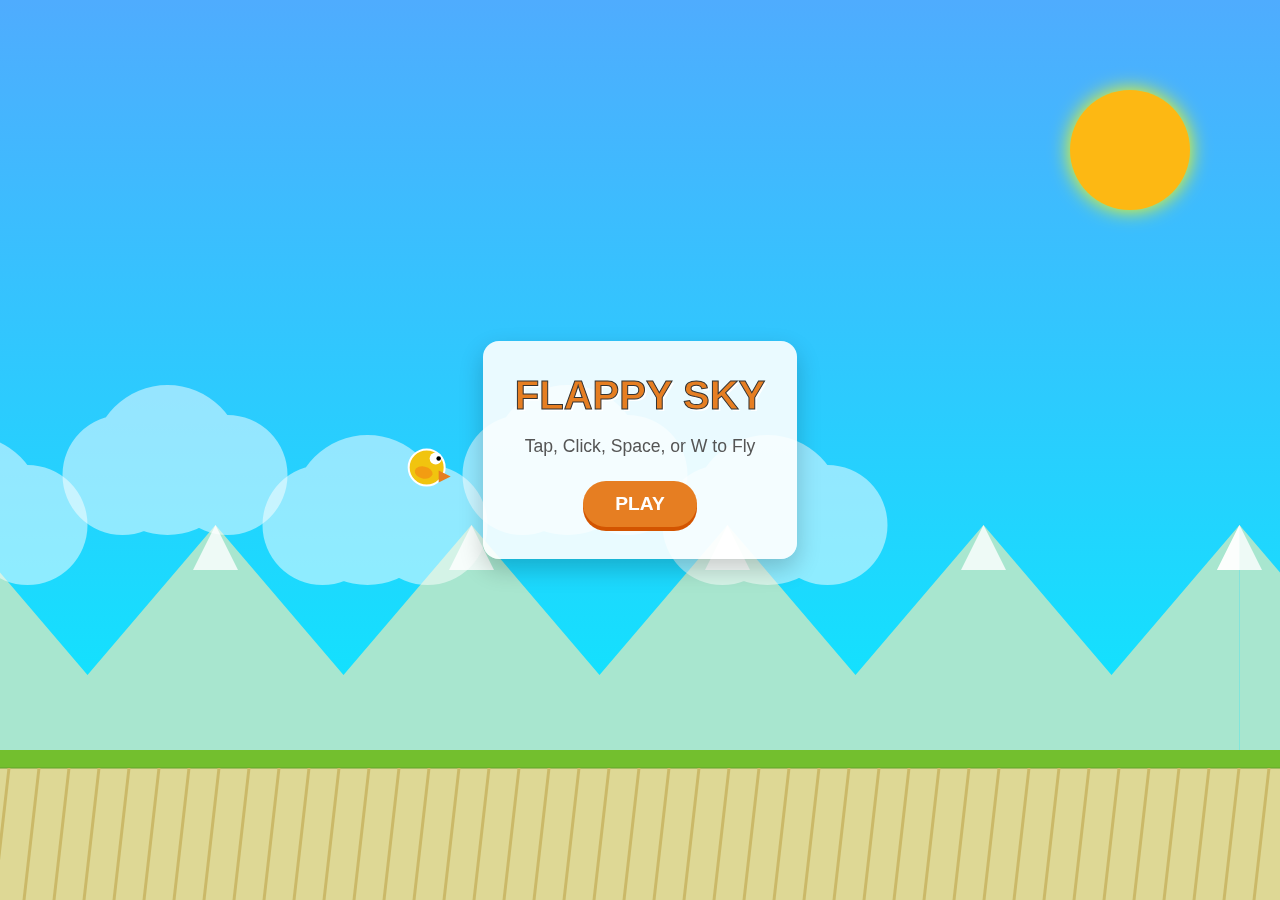
<file: index.html>
<!DOCTYPE html>
<html lang="en">
<head>
    <meta charset="UTF-8">
    <meta name="viewport" content="width=device-width, initial-scale=1.0, maximum-scale=1.0, user-scalable=no">
    <title>Flappy Sky</title>
    <link rel="stylesheet" href="style.css">
</head>
<body>

    <div id="score-display">0</div>

    <div id="ui-layer">
        <div id="start-screen" class="message-box">
            <h1>FLAPPY SKY</h1>
            <p>Tap, Click, Space, or W to Fly</p>
            <button id="start-btn">PLAY</button>
        </div>

        <div id="game-over-screen" class="message-box hidden">
            <h1>GAME OVER</h1>
            <p>Score: <span id="final-score">0</span></p>
            <p>Best: <span id="best-score">0</span></p>
            <button id="restart-btn">TRY AGAIN</button>
        </div>
    </div>

    <canvas id="gameCanvas"></canvas>

    <script src="script.js"></script>
</body>
</html>
</file>
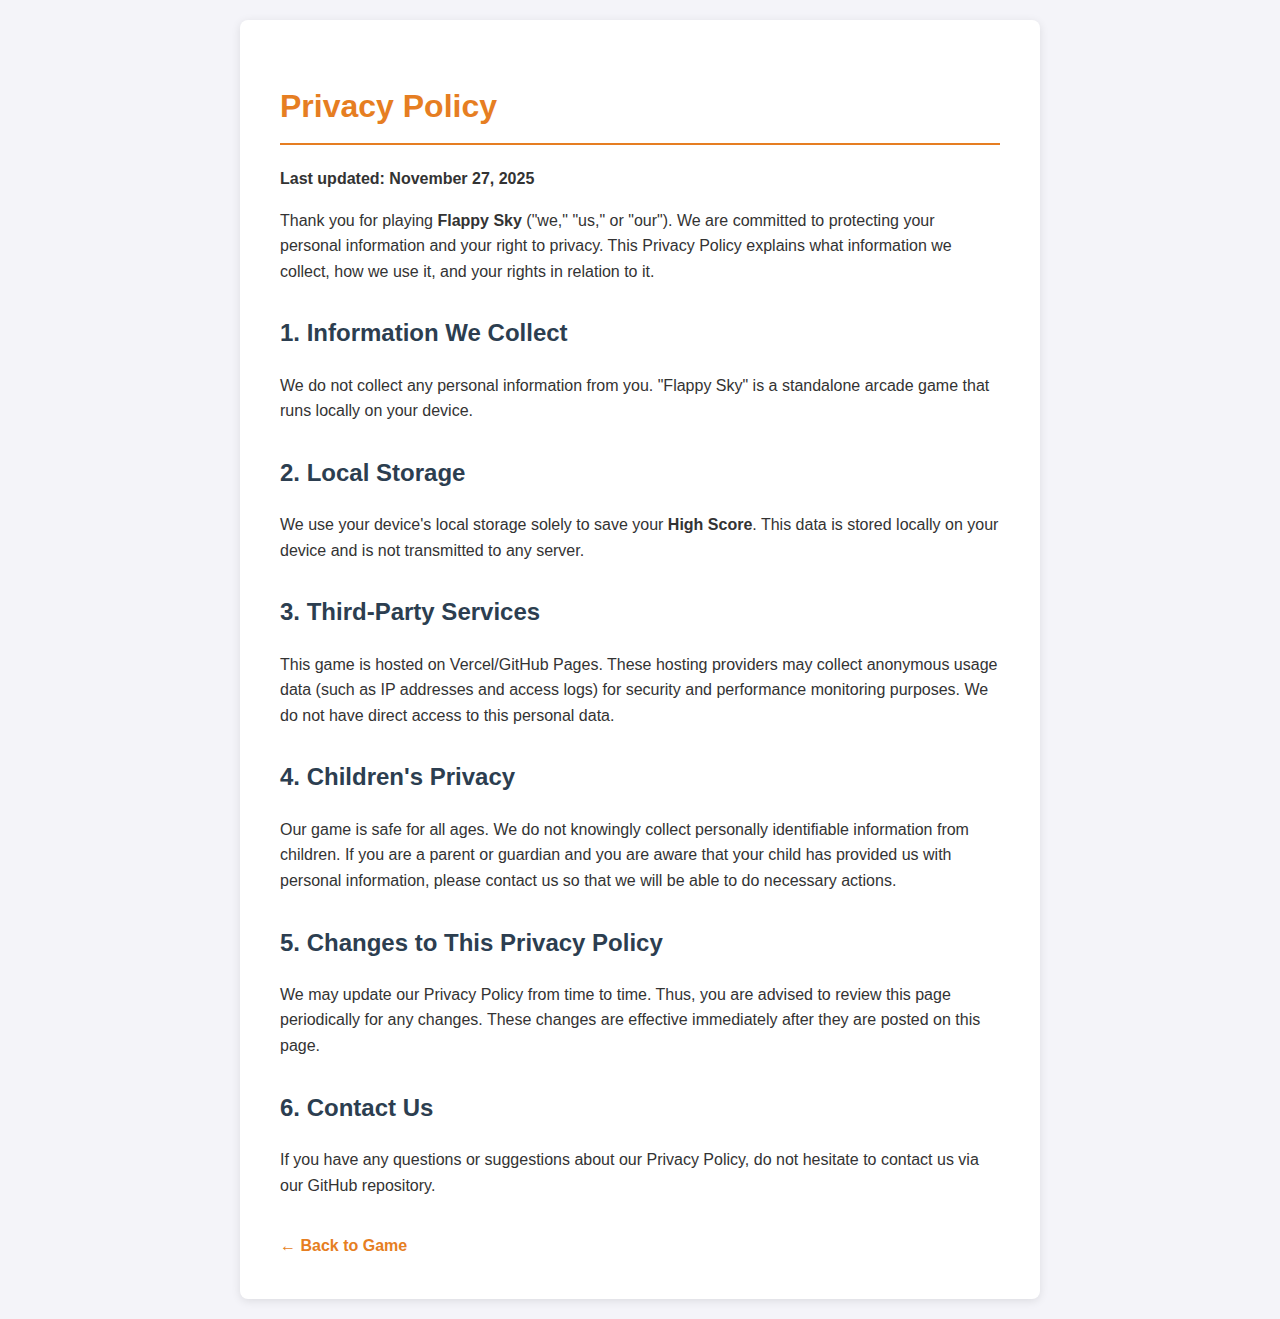
<file: privacy-policy.html>
<!DOCTYPE html>
<html lang="en">
<head>
    <meta charset="UTF-8">
    <meta name="viewport" content="width=device-width, initial-scale=1.0">
    <title>Privacy Policy - Flappy Sky</title>
    <style>
        body {
            font-family: 'Segoe UI', Tahoma, Geneva, Verdana, sans-serif;
            line-height: 1.6;
            color: #333;
            max-width: 800px;
            margin: 0 auto;
            padding: 20px;
            background-color: #f4f4f9;
        }
        h1 {
            color: #e67e22;
            border-bottom: 2px solid #e67e22;
            padding-bottom: 10px;
        }
        h2 {
            color: #2c3e50;
            margin-top: 30px;
        }
        p {
            margin-bottom: 15px;
        }
        .container {
            background: white;
            padding: 40px;
            border-radius: 8px;
            box-shadow: 0 2px 10px rgba(0,0,0,0.1);
        }
        .back-link {
            display: inline-block;
            margin-top: 20px;
            color: #e67e22;
            text-decoration: none;
            font-weight: bold;
        }
        .back-link:hover {
            text-decoration: underline;
        }
    </style>
</head>
<body>
    <div class="container">
        <h1>Privacy Policy</h1>
        <p><strong>Last updated: November 27, 2025</strong></p>

        <p>Thank you for playing <strong>Flappy Sky</strong> ("we," "us," or "our"). We are committed to protecting your personal information and your right to privacy. This Privacy Policy explains what information we collect, how we use it, and your rights in relation to it.</p>

        <h2>1. Information We Collect</h2>
        <p>We do not collect any personal information from you. "Flappy Sky" is a standalone arcade game that runs locally on your device.</p>

        <h2>2. Local Storage</h2>
        <p>We use your device's local storage solely to save your <strong>High Score</strong>. This data is stored locally on your device and is not transmitted to any server.</p>

        <h2>3. Third-Party Services</h2>
        <p>This game is hosted on Vercel/GitHub Pages. These hosting providers may collect anonymous usage data (such as IP addresses and access logs) for security and performance monitoring purposes. We do not have direct access to this personal data.</p>

        <h2>4. Children's Privacy</h2>
        <p>Our game is safe for all ages. We do not knowingly collect personally identifiable information from children. If you are a parent or guardian and you are aware that your child has provided us with personal information, please contact us so that we will be able to do necessary actions.</p>

        <h2>5. Changes to This Privacy Policy</h2>
        <p>We may update our Privacy Policy from time to time. Thus, you are advised to review this page periodically for any changes. These changes are effective immediately after they are posted on this page.</p>

        <h2>6. Contact Us</h2>
        <p>If you have any questions or suggestions about our Privacy Policy, do not hesitate to contact us via our GitHub repository.</p>

        <a href="index.html" class="back-link">← Back to Game</a>
    </div>
</body>
</html>
</file>
<file: style.css>
body {
    margin: 0;
    padding: 0;
    overflow: hidden;
    background-color: #4facfe; /* Default Day Gradient start */
    font-family: 'Segoe UI', Tahoma, Geneva, Verdana, sans-serif;
    touch-action: none; /* Prevent default touch actions like scrolling */
    transition: background-color 1s ease;
}

canvas {
    display: block;
    width: 100%;
    height: 100%;
}

#ui-layer {
    position: absolute;
    top: 0;
    left: 0;
    width: 100%;
    height: 100%;
    pointer-events: none; /* Let clicks pass through to canvas/body */
    display: flex;
    flex-direction: column;
    justify-content: center;
    align-items: center;
    text-align: center;
}

.message-box {
    background: rgba(255, 255, 255, 0.9);
    padding: 2rem;
    border-radius: 1rem;
    box-shadow: 0 10px 25px rgba(0,0,0,0.2);
    pointer-events: auto; /* Re-enable clicks for buttons */
    max-width: 80%;
    animation: popIn 0.3s cubic-bezier(0.175, 0.885, 0.32, 1.275);
}

h1 {
    color: #e67e22; /* Carrot orange */
    margin: 0 0 0.5rem 0;
    font-size: 2.5rem;
    text-shadow: 2px 2px 0px #fff;
    -webkit-text-stroke: 1px #333;
}

p {
    color: #555;
    font-size: 1.1rem;
    margin-bottom: 1.5rem;
}

button {
    background: #e67e22;
    color: white;
    border: none;
    padding: 12px 32px;
    font-size: 1.2rem;
    border-radius: 50px;
    cursor: pointer;
    font-weight: bold;
    box-shadow: 0 4px 0 #d35400;
    transition: transform 0.1s;
    outline: none;
}

button:active {
    transform: translateY(4px);
    box-shadow: 0 0 0 #d35400;
}

#score-display {
    position: absolute;
    top: 10%;
    width: 100%;
    text-align: center;
    font-size: 4rem;
    font-weight: bold;
    color: white;
    text-shadow: 2px 2px 0 #000;
    z-index: 10;
    pointer-events: none;
    display: none; /* Hidden on menu */
}

.hidden {
    display: none !important;
}

@keyframes popIn {
    from { transform: scale(0.8); opacity: 0; }
    to { transform: scale(1); opacity: 1; }
}

/* Mobile adjustments */
@media (max-width: 600px) {
    h1 { font-size: 2rem; }
    .message-box { padding: 1.5rem; width: 85%; }
}
</file>
